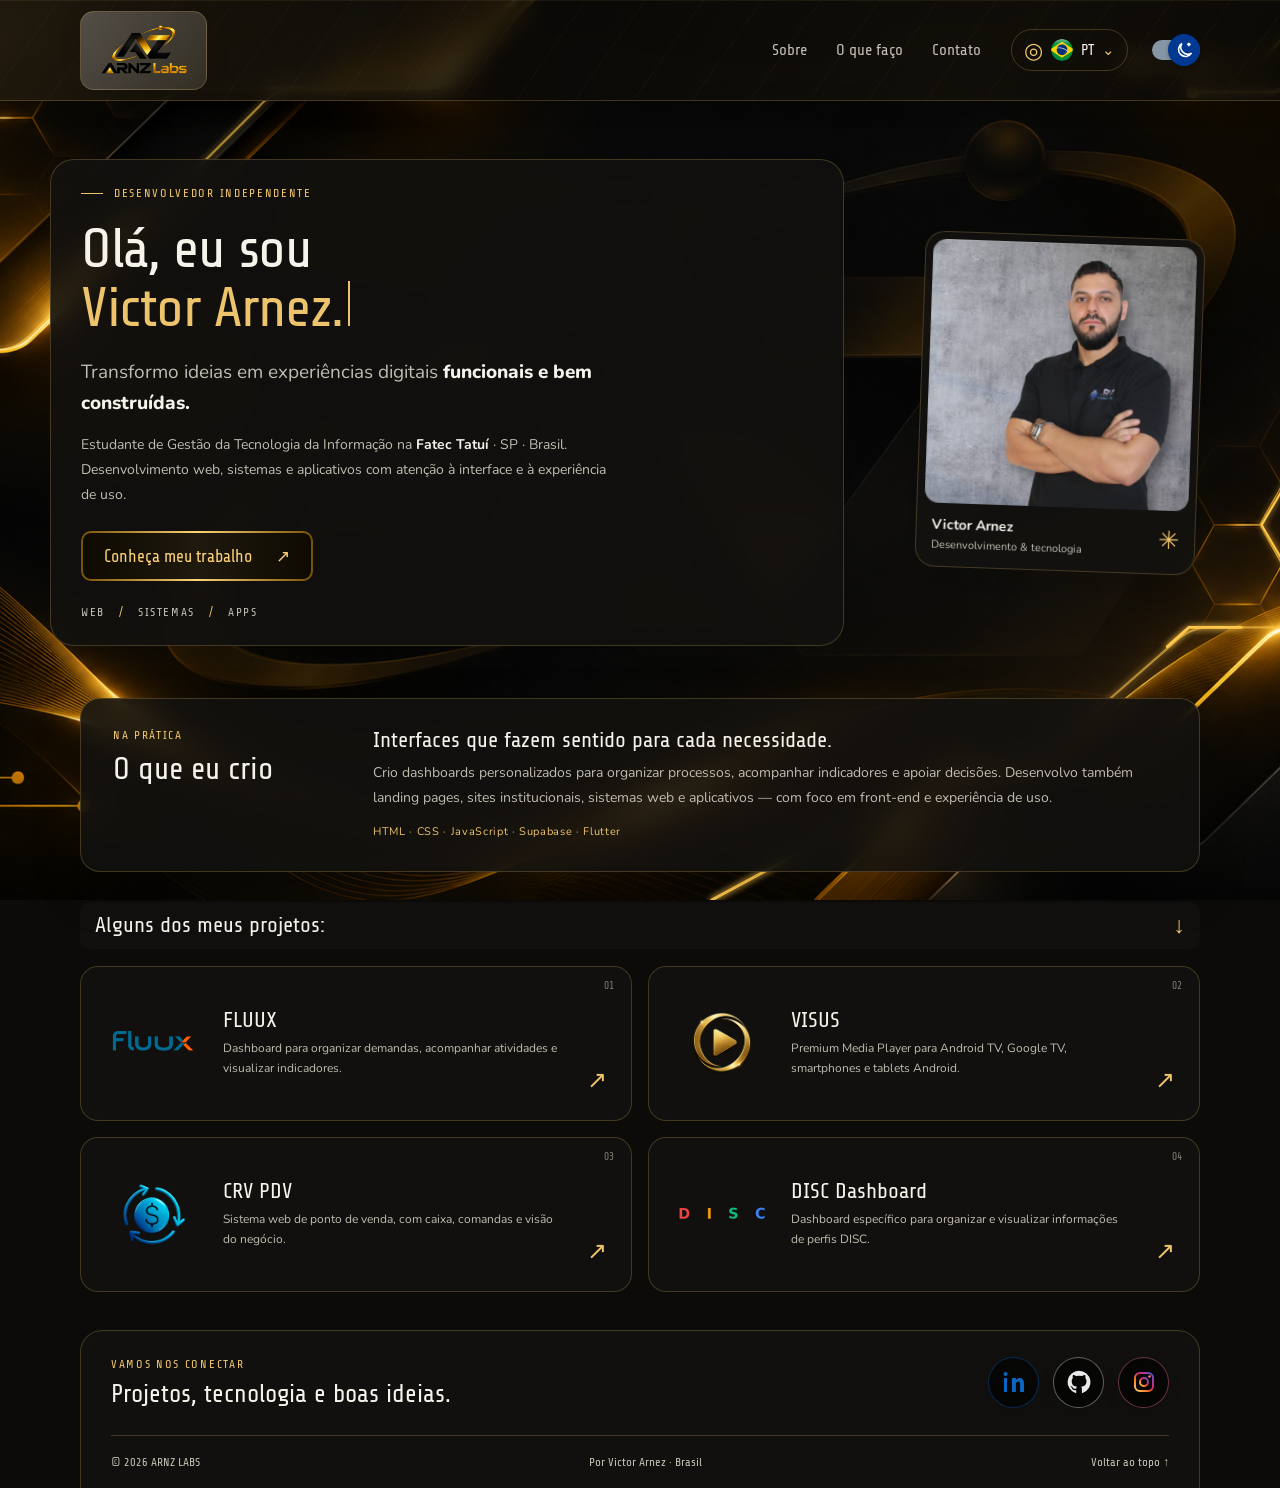
<file: index.html>
<!doctype html>
<html lang="pt-BR" data-theme="dark">
<head>
  <meta charset="utf-8">
  <meta name="viewport" content="width=device-width, initial-scale=1">
  <meta name="description" content="Victor Arnez — desenvolvedor independente. Sites, sistemas web e aplicativos, com foco em interfaces práticas e experiências digitais.">
  <meta name="author" content="Victor Arnez">
  <meta name="theme-color" content="#0c0b09">
  <meta property="og:type" content="website">
  <meta property="og:locale" content="pt_BR">
  <meta property="og:title" content="ARNZ LABS | Victor Arnez">
  <meta property="og:description" content="Desenvolvimento web, sistemas e aplicativos. Conheça o trabalho de Victor Arnez.">
  <title>ARNZ LABS | Victor Arnez</title>
  <link rel="icon" type="image/svg+xml" href="assets/img/favicon.svg">
  <link rel="preconnect" href="https://fonts.googleapis.com">
  <link rel="preconnect" href="https://fonts.gstatic.com" crossorigin>
  <link href="https://fonts.googleapis.com/css2?family=Nunito:wght@400;500;600;700;800&family=Share+Tech&display=swap" rel="stylesheet">
  <link rel="stylesheet" href="assets/css/style.css">
  <script>try{document.documentElement.dataset.theme=localStorage.getItem('arnz-labs-theme')||'dark'}catch(e){}</script>
  <script src="assets/js/main.js" defer></script>
</head>
<body>
<a class="skip-link" href="#inicio" data-i18n="skip">Ir para o conteúdo</a>
<div class="living-background" aria-hidden="true">
  <div class="background-layer dark-bg"></div>
  <div class="background-layer light-bg"></div>

  <svg
    class="neon-overlay"
    viewBox="0 0 1672 941"
    preserveAspectRatio="xMidYMid slice"
  >
    <defs>
      <filter
        id="glow"
        x="-60%"
        y="-60%"
        width="220%"
        height="220%"
      >
        <feGaussianBlur
          in="SourceGraphic"
          stdDeviation="3.2"
          result="halo"
        />
        <feMerge>
          <feMergeNode in="halo"/>
          <feMergeNode in="SourceGraphic"/>
        </feMerge>
      </filter>
    </defs>

    <!-- Linhas com brilho pulsante -->
    <g class="neon-lines">
      <path d="M0 367H163Q181 367 200 349L438 111Q455 92 480 92H586Q613 92 633 72L705 0"/>
      <path d="M911 941 1144 815Q1159 807 1178 807H1240L1392 674Q1410 656 1430 656H1672"/>
      <path d="M1349 65H1484L1549 0M1413 96H1501L1579 24H1672M1514 199 1609 103H1672"/>
    </g>

    <!-- Hexágonos com animação independente -->
    <g class="hex-glow">
      <path d="M58 44 82 2H130L154 44 130 84H82Z"/>
      <path d="M58 125 82 84H130L154 125 130 166H82Z"/>
      <path d="M130 84 154 44H202L226 84 202 125H154Z"/>
      <path d="M1486 549 1510 508H1558L1582 549 1558 590H1510Z"/>
      <path d="M1558 507 1582 466H1630L1654 507 1630 549H1582Z"/>
    </g>

    <!-- Luz percorrendo continuamente os circuitos -->
    <g class="travel-light">
      <path d="M0 367H163L438 92H606L705 0"/>
      <path d="M911 941 1159 807H1240L1410 656H1672"/>
      <path d="M1349 65H1484L1549 0M1413 96H1501L1579 24H1672M1514 199 1609 103H1672"/>
    </g>
  </svg>
</div>
<header class="site-header"><div class="container header-inner">
<a class="brand shine" href="#inicio" aria-label="ARNZ LABS"><img src="assets/img/logo-arnz.webp" alt="ARNZ LABS" width="1463" height="1067"></a>
<nav class="main-nav" aria-label="Navegação principal" data-aria="nav"><a href="#sobre" data-i18n="about">Sobre</a><a href="#trabalho" data-i18n="work">O que faço</a><a href="#contato" data-i18n="contact">Contato</a></nav>
<div class="header-controls"><div class="language-picker"><button class="language-toggle" type="button" aria-expanded="false" aria-controls="language-menu" aria-label="Selecionar idioma" data-aria="language"><span aria-hidden="true">◎</span><img id="current-flag" src="assets/img/flag-pt.webp" alt="" width="22" height="22"><span id="current-language">PT</span><span class="chevron" aria-hidden="true">⌄</span></button><div id="language-menu" class="language-menu" hidden><button type="button" data-language="pt-BR" aria-pressed="true"><img src="assets/img/flag-pt.webp" alt="" width="25" height="25">Português (Brasil)<span class="check">✓</span></button><button type="button" data-language="en" aria-pressed="false"><img src="assets/img/flag-en.webp" alt="" width="25" height="25">English<span class="check">✓</span></button><button type="button" data-language="es" aria-pressed="false"><img src="assets/img/flag-es.webp" alt="" width="25" height="25">Español<span class="check">✓</span></button></div></div>
<label class="ui-switch"><input id="theme-toggle" type="checkbox" role="switch" aria-label="Tema escuro" data-aria="theme" checked><span class="slider"><span class="circle"><svg class="sun" viewBox="0 0 24 24" fill="none" stroke="currentColor" stroke-width="1.8" aria-hidden="true"><circle cx="12" cy="12" r="4"/><path d="M12 1v3m0 16v3M1 12h3m16 0h3M4 4l2 2m12 12 2 2M4 20l2-2M18 6l2-2"/></svg><svg class="moon" viewBox="0 0 24 24" fill="none" stroke="currentColor" stroke-width="1.8" aria-hidden="true"><path d="M20 15A8 8 0 0 1 9 4a8 8 0 1 0 11 11Z"/><path d="M17 3v4m-2-2h4"/></svg></span></span></label></div></div></header>
<main id="inicio" class="container">
<section class="hero" id="sobre"><div class="hero-copy"><p class="eyebrow"><span></span><span data-i18n="independent" >DESENVOLVEDOR INDEPENDENTE</span></p><h1><span data-i18n="hello">Olá, eu sou</span><br><span class="name" data-i18n="name">Victor Arnez.</span><span class="typing-caret" aria-hidden="true"></span></h1><p class="lead" data-i18n="lead">Transformo ideias em experiências digitais <strong>funcionais e bem construídas.</strong></p><p class="bio" data-i18n="bio">Estudante de Gestão da Tecnologia da Informação na <strong>Fatec Tatuí</strong> · SP · Brasil.<br>Desenvolvimento web, sistemas e aplicativos com atenção à interface e à experiência de uso.</p><a class="gold-button" href="#trabalho"><span data-i18n="cta">Conheça meu trabalho</span><span aria-hidden="true">↗</span></a><p class="skill-line" data-i18n="skills">WEB <span>/</span> SISTEMAS <span>/</span> APPS</p></div>
<figure class="portrait-wrap reveal"><div class="portrait-card"><img src="assets/img/foto-victor.jpeg" alt="Victor Arnez de braços cruzados" data-alt="portrait" width="1600" height="1599" fetchpriority="high"><figcaption><div><strong>Victor Arnez</strong><span data-i18n="portraitCaption">Desenvolvimento & tecnologia</span></div><span class="portrait-spark" aria-hidden="true">✳</span></figcaption></div></figure></section>
<section class="work" id="trabalho"><article class="creation-card reveal"><div><p class="eyebrow" data-i18n="practice">NA PRÁTICA</p><h2 data-i18n="create">O que eu crio</h2></div><div class="creation-copy"><h3 data-i18n="specialty">Interfaces que fazem sentido para cada necessidade.</h3><p data-i18n="creation">Crio dashboards personalizados para organizar processos, acompanhar indicadores e apoiar decisões. Desenvolvo também landing pages, sites institucionais, sistemas web e aplicativos — com foco em front-end e experiência de uso.</p><p class="tech-note">HTML · CSS · JavaScript · Supabase · Flutter</p></div></article>
<div class="projects-heading"><h2 data-i18n="projects">Alguns dos meus projetos:</h2><span aria-hidden="true">↓</span></div><div class="projects-grid"><a class="project reveal" href="https://dashboard-demandas.onrender.com/" target="_blank" rel="noopener noreferrer" aria-label="FLUUX">
 <span class="project-number" aria-hidden="true">01</span><div class="project-logo fluux"><img src="assets/img/logo-fluux.webp" alt="FLUUX" width="140" height="80" loading="lazy"></div>
 <div class="project-copy"><h3>FLUUX</h3><p data-i18n="fluux" >Dashboard para organizar demandas, acompanhar atividades e visualizar indicadores.</p></div><span class="project-arrow" aria-hidden="true">↗</span></a><a class="project reveal" href="https://victor-arnez-93.github.io/landing-visus/" target="_blank" rel="noopener noreferrer" aria-label="VISUS">
 <span class="project-number" aria-hidden="true">02</span><div class="project-logo visus"><img src="assets/img/logo-visus.webp" alt="VISUS" width="140" height="80" loading="lazy"></div>
 <div class="project-copy"><h3>VISUS</h3><p data-i18n="visus" >Premium Media Player para Android TV, Google TV, smartphones e tablets Android.</p></div><span class="project-arrow" aria-hidden="true">↗</span></a><a class="project reveal" href="https://crv-pdv.onrender.com/" target="_blank" rel="noopener noreferrer" aria-label="CRV PDV">
 <span class="project-number" aria-hidden="true">03</span><div class="project-logo pdv"><img src="assets/img/logo-pdv.webp" alt="CRV PDV" width="140" height="80" loading="lazy"></div>
 <div class="project-copy"><h3>CRV PDV</h3><p data-i18n="pdv" >Sistema web de ponto de venda, com caixa, comandas e visão do negócio.</p></div><span class="project-arrow" aria-hidden="true">↗</span></a><a class="project reveal" href="https://dashboard.discprofpaulorocha.com/" target="_blank" rel="noopener noreferrer" aria-label="DISC Dashboard">
 <span class="project-number" aria-hidden="true">04</span><div class="project-logo disc"><img src="assets/img/logo-disc.webp" alt="DISC Dashboard" width="140" height="80" loading="lazy"></div>
 <div class="project-copy"><h3>DISC Dashboard</h3><p data-i18n="disc" >Dashboard específico para organizar e visualizar informações de perfis DISC.</p></div><span class="project-arrow" aria-hidden="true">↗</span></a></div></section>
<footer id="contato" class="site-footer"><div class="connect"><div><p class="eyebrow" data-i18n="connect">VAMOS NOS CONECTAR</p><h2 data-i18n="ideas">Projetos, tecnologia e boas ideias.</h2></div><div class="social-links" aria-label="Redes sociais" data-aria="social"><a class="social linkedin" href="https://www.linkedin.com/in/victor-arnez" target="_blank" rel="noopener noreferrer" aria-label="LinkedIn" title="LinkedIn"><svg viewBox="0 0 24 24" aria-hidden="true"><path d="M5 8H2v14h3V8ZM3.5 2a2 2 0 1 0 0 4 2 2 0 0 0 0-4ZM22 13.6C22 9.8 20 8 17.5 8a4.2 4.2 0 0 0-3.6 1.9V8H10v14h3.9v-7.5c0-2 1-3 2.4-3 1.3 0 1.8.9 1.8 2.9V22H22Z"/></svg><span class="sr-only">LinkedIn</span></a><a class="social github" href="https://github.com/victor-arnez-93" target="_blank" rel="noopener noreferrer" aria-label="GitHub" title="GitHub"><svg viewBox="0 0 24 24" aria-hidden="true"><path d="M12 .8a11.4 11.4 0 0 0-3.6 22.2c.6.1.8-.2.8-.6v-2.2c-3.3.7-4-1.4-4-1.4-.5-1.4-1.3-1.8-1.3-1.8-1.1-.8.1-.8.1-.8 1.2.1 1.8 1.2 1.8 1.2 1.1 1.8 2.8 1.3 3.5 1 .1-.8.4-1.3.8-1.6-2.6-.3-5.4-1.3-5.4-5.7 0-1.3.5-2.3 1.2-3.1-.1-.3-.5-1.5.1-3.1 0 0 1-.3 3.2 1.2a11 11 0 0 1 5.8 0c2.2-1.5 3.2-1.2 3.2-1.2.6 1.6.2 2.8.1 3.1.8.8 1.2 1.8 1.2 3.1 0 4.4-2.8 5.4-5.4 5.7.4.4.8 1.1.8 2.2v3.4c0 .4.2.7.8.6A11.4 11.4 0 0 0 12 .8Z"/></svg><span class="sr-only">GitHub</span></a><a class="social instagram" href="https://www.instagram.com/victor__arnez" target="_blank" rel="noopener noreferrer" aria-label="Instagram" title="Instagram"><svg viewBox="0 0 24 24" aria-hidden="true"><defs><linearGradient id="instagram-brand" x1="0" y1="1" x2="1" y2="0"><stop stop-color="#feda75"/><stop offset=".3" stop-color="#fa7e1e"/><stop offset=".6" stop-color="#d62976"/><stop offset="1" stop-color="#4f5bd5"/></linearGradient></defs><rect x="3" y="3" width="18" height="18" rx="5" fill="none" stroke="url(#instagram-brand)" stroke-width="2"/><circle cx="12" cy="12" r="4" fill="none" stroke="url(#instagram-brand)" stroke-width="2"/><circle cx="17.5" cy="6.5" r="1.2"/></svg><span class="sr-only">Instagram</span></a></div></div><div class="footer-bottom"><span>© <span id="year">2026</span> ARNZ LABS</span><span data-i18n="by">Por Victor Arnez · Brasil</span><a href="#inicio" data-i18n="top">Voltar ao topo ↑</a></div></footer></main></body></html>
</file>
<file: assets/css/style.css>
/* ARNZ LABS — HTML, CSS e JavaScript puros. */
:root {
  color-scheme: dark;
  --bg: #0c0b09;
  --text: #f6f3eb;
  --muted: #c1bcb0;
  --accent: #edc36b;
  --line: rgba(224, 186, 103, .24);
  --card: rgba(19, 18, 15, .88);
  --header: rgba(11, 10, 8, .82);
  --shadow: 0 18px 50px rgba(0, 0, 0, .2);
}

html[data-theme="light"] {
  color-scheme: light;
  --bg: #f6f5f2;
  --text: #23221f;
  --muted: #555149;
  --accent: #805609;
  --line: rgba(121, 87, 27, .25);
  --card: rgba(250, 247, 241, .76);
  --header: rgba(250, 247, 241, .79);
  --shadow: 0 18px 50px rgba(73, 51, 12, .09);
}

* {
  box-sizing: border-box;
}

html {
  scroll-behavior: smooth;
  scroll-padding-top: 24px;
}

body {
  margin: 0;
  min-width: 320px;
  background: var(--bg);
  color: var(--text);
  font-family: "Nunito", Arial, sans-serif;
  -webkit-font-smoothing: antialiased;
  overflow-x: hidden;
}

a {
  color: inherit;
  text-decoration: none;
}

button, input {
  font: inherit;
}

button, a, label {
  -webkit-tap-highlight-color: transparent;
}

button {
  cursor: pointer;
}

img {
  max-width: 100%;
}

h1, h2, h3, p, figure {
  margin: 0;
}

h1, h2, h3, nav, button, .gold-button, .eyebrow, .skill-line, .footer-bottom {
  font-family: "Share Tech", Arial, sans-serif;
  font-weight: 400;
}

:focus-visible {
  outline: 2px solid var(--accent);
  outline-offset: 5px;
}

::selection {
  background: #edc36b;
  color: #17130b;
}

.container {
  width: min(1120px, calc(100% - 64px));
  margin-inline: auto;
}

.sr-only, .ui-switch input {
  position: absolute;
  width: 1px;
  height: 1px;
  padding: 0;
  margin: -1px;
  overflow: hidden;
  clip-path: inset(50%);
  white-space: nowrap;
  border: 0;
}

.skip-link {
  position: fixed;
  top: -80px;
  left: 20px;
  padding: 12px 18px;
  z-index: 20;
  background: #edc36b;
  color: #15120c;
  border-radius: 8px;
}

.skip-link:focus {
  top: 15px;
}

.living-background {
  position: fixed;
  inset: 0;
  pointer-events: none;
  z-index: -1;
  overflow: hidden;
  background: var(--bg);
}

.background-layer, .neon-overlay {
  position: absolute;
  inset: 0;
  width: 100%;
  height: 100%;
}

.background-layer {
  background-position: center;
  background-size: cover;
  transition: opacity .6s;
}

.dark-bg {
  background-image: url('../img/fundo-dark.png');
}

.light-bg {
  background-image: url('../img/fundo-light.png');
  opacity: 0;
}

html[data-theme="light"] .dark-bg {
  opacity: 0;
}

html[data-theme="light"] .light-bg {
  opacity: 1;
}

/* =========================================
   ANIMATED BACKGROUND — ARNZ LABS
   ========================================= */

.neon-overlay {
  color: #ffc84b;
}

.neon-overlay path {
  fill: none;
  stroke: currentColor;
  stroke-linecap: round;
  stroke-linejoin: round;
}

/* Linhas com iluminação pulsante */

.neon-lines {
  opacity: .65;
  filter: url('#glow');
  animation: neon-breathe 5s ease-in-out infinite;
}

.neon-lines path {
  stroke-width: 2.2;
}

/* Hexágonos com animação independente */

.hex-glow {
  filter: url('#glow');
}

.hex-glow path {
  stroke-width: 2.2;
  stroke-dasharray: 58 180;

  animation:
    hive-pulse 4.8s ease-in-out infinite,
    hive-current 3.6s linear infinite;
}

/* Acendimento em sequência */

.hex-glow path:nth-child(2) {
  animation-delay: -.9s, -.7s;
}

.hex-glow path:nth-child(3) {
  animation-delay: -1.8s, -1.4s;
}

.hex-glow path:nth-child(4) {
  animation-delay: -2.7s, -2.1s;
}

.hex-glow path:nth-child(5) {
  animation-delay: -3.6s, -2.8s;
}

/* Energia percorrendo os circuitos */

.travel-light {
  filter: url('#glow');
}

.travel-light path {
  stroke-width: 3;
  stroke-dasharray: 85 195;
  animation: light-travel 2.8s linear infinite;
}

.travel-light path:nth-child(2) {
  animation-duration: 3.4s;
  animation-direction: reverse;
}

.travel-light path:nth-child(3) {
  animation-duration: 2.4s;
}

/* Contraste adequado ao tema claro */

html[data-theme="light"] .neon-overlay {
  color: #b87900;
  opacity: .82;
}

.site-header {
  position: relative;
  z-index: 10;

  background:
    linear-gradient(
      115deg,
      rgba(211, 160, 68, .10) 0%,
      transparent 38%,
      rgba(211, 160, 68, .035) 76%,
      transparent 100%
    ),
    repeating-linear-gradient(
      125deg,
      rgba(187, 143, 66, .035) 0px,
      rgba(187, 143, 66, .035) 1px,
      transparent 1px,
      transparent 48px
    ),
    var(--header);

  border-bottom: 1px solid var(--line);

  box-shadow:
    0 8px 24px rgba(0, 0, 0, .06),
    inset 0 1px 0 rgba(237, 195, 107, .08);

  -webkit-backdrop-filter: blur(12px);
  backdrop-filter: blur(12px);
}

.header-inner {
  display: flex;
  min-height: 100px;
  align-items: center;
  gap: 30px;
}

.brand {
  display: block;
  width: 127px;
  height: 79px;
  border: 1px solid var(--line);
  border-radius: 14px;
  background: rgba(255, 255, 255, .92);
  position: relative;
  overflow: hidden;
  box-shadow: 0 4px 24px #00000015;
  flex-shrink: 0;
}

.brand img {
  display: block;
  width: 100%;
  height: 100%;
  object-fit: contain;
  padding: 4px 9px;
}

html[data-theme="dark"] .brand {
  background: linear-gradient(130deg, rgba(255,255,255,.24), rgba(234,223,193,.14));
  backdrop-filter: blur(12px);
}

.shine::after {
  content: "";
  position: absolute;
  inset: -50%;
  background: linear-gradient(110deg, transparent 40%, rgba(255, 255, 255, .48) 50%, transparent 60%);
  transform: translateX(-100%);
  animation: shine 9s ease-in-out infinite 2s;
  pointer-events: none;
}

.main-nav {
  display: flex;
  gap: 29px;
  margin-left: auto;
  font-size: 16px;
}

.main-nav a {
  color: var(--muted);
  transition: color .2s;
}

.main-nav a:hover {
  color: var(--accent);
}

.header-controls {
  display: flex;
  align-items: center;
  gap: 24px;
}

.language-picker {
  position: relative;
}

.language-toggle {
  display: flex;
  align-items: center;
  gap: 8px;
  min-height: 42px;
  padding: 6px 12px;
  border: 1px solid var(--line);
  border-radius: 25px;
  background: transparent;
  color: var(--text);
  font-size: 15px;
}

.language-toggle > span:first-child {
  color: var(--accent);
  font-size: 22px;
}

.language-toggle img, .language-menu img {
  object-fit: contain;
  border-radius: 50%;
}

.chevron {
  transition: transform .2s;
  color: var(--accent);
}

.language-toggle[aria-expanded="true"] .chevron {
  transform: rotate(180deg);
}

.language-menu {
  position: absolute;
  z-index: 10;
  right: 0;
  top: calc(100% + 12px);
  width: 232px;
  padding: 8px;
  border: 1px solid var(--line);
  border-radius: 18px;
  background: var(--bg);
  box-shadow: var(--shadow);
}

.language-menu button {
  width: 100%;
  display: flex;
  align-items: center;
  gap: 10px;
  padding: 10px;
  border: 1px solid transparent;
  background: transparent;
  color: var(--muted);
  border-radius: 11px;
  text-align: left;
  font-family: 'Nunito', sans-serif;
  font-weight: 700;
}

.language-menu button:hover, .language-menu button[aria-pressed="true"] {
  color: var(--text);
  border-color: var(--line);
  background: color-mix(in srgb, var(--accent) 12%, transparent);
}

.check {
  margin-left: auto;
  color: var(--accent);
  visibility: hidden;
}

[aria-pressed="true"] .check {
  visibility: visible;
}

.ui-switch {
  --switch-width: 48px;
  --switch-height: 20px;
  --circle-diameter: 32px;
  position: relative;
  display: flex;
  align-items: center;
  width: 48px;
  height: 44px;
  cursor: pointer;
}

.slider {
  width: var(--switch-width);
  height: var(--switch-height);
  background: #8796a5;
  border-radius: 999px;
  position: relative;
}

.circle {
  position: absolute;
  top: -6px;
  left: 0;
  width: 32px;
  height: 32px;
  border-radius: 50%;
  background: #ba850e;
  color: #fff;
  display: grid;
  place-items: center;
  box-shadow: 0 2px 5px #0004;
  transition: left .25s, background .25s;
}

.circle svg {
  width: 21px;
  height: 21px;
}

.circle .moon {
  display: none;
}

.ui-switch input:checked + .slider .circle {
  left: 16px;
  background: #003892;
}

.ui-switch input:checked + .slider .sun {
  display: none;
}

.ui-switch input:checked + .slider .moon {
  display: block;
}

.ui-switch input:focus-visible + .slider {
  outline: 2px solid var(--accent);
  outline-offset: 6px;
}

.circle::before {
  content: "";
  position: absolute;
  inset: 0;
  border-radius: inherit;
  background: #ffffff60;
  opacity: 0;
  transition: opacity .3s;
}

.ui-switch input:active + .slider .circle::before {
  opacity: 1;
}

.hero {
  display: grid;
  grid-template-columns: minmax(0, 1fr) 280px;
  gap: 76px;
  align-items: center;
  padding: 58px 0 52px;
}

.hero-copy {
  padding: 26px 30px;
  margin-left: -30px;
  border-radius: 24px;
  background: var(--card);
  backdrop-filter: blur(12px);
  border: 1px solid var(--line);
}

.eyebrow {
  color: var(--accent);
  font-size: 12px;
  letter-spacing: .14em;
  display: flex;
  align-items: center;
  gap: 11px;
}

.eyebrow > span:empty {
  width: 22px;
  height: 1px;
  background: currentColor;
}

h1 {
  font-size: clamp(43px, 4.4vw, 61px);
  line-height: 1.04;
  margin: 20px 0;
  letter-spacing: -.025em;
}

h1 .name {
  color: var(--accent);
}

.typing-caret {
  display: inline-block;
  width: 2px;
  height: .8em;
  background: var(--accent);
  margin-left: 5px;
  animation: caret 1s steps(1) infinite;
}

.lead {
  font-size: 19px;
  line-height: 1.6;
  max-width: 530px;
  color: var(--muted);
}

.lead strong {
  color: var(--text);
  font-weight: 800;
}

.bio {
  font-size: 14px;
  line-height: 1.8;
  color: var(--muted);
  margin: 14px 0 24px;
  max-width: 530px;
}

.bio strong {
  color: var(--text);
}

.gold-button {
  display: inline-flex;
  align-items: center;
  justify-content: center;
  position: relative;
  gap: 24px;
  padding: 15px 23px;
  min-height: 49px;
  border-radius: 10px;
  color: #ffd277;
  background: linear-gradient(to right, #77530a, #ffd277, #77530a, #77530a, #ffd277, #77530a);
  background-size: 250%;
  overflow: hidden;
  transition: background-position 1s, transform .2s;
  font-size: 17px;
}

.gold-button::before {
  content: "";
  position: absolute;
  inset: 2px;
  background: rgba(0, 0, 0, .88);
  border-radius: 8px;
}

.gold-button > span {
  position: relative;
}

.gold-button:hover {
  background-position: right;
  transform: translateY(-2px);
}

.gold-button:active {
  transform: scale(.96);
}

.skill-line {
  display: flex;
  gap: 14px;
  color: var(--muted);
  font-size: 12px;
  letter-spacing: .13em;
  margin-top: 24px;
}

.skill-line span {
  color: var(--accent);
}

.portrait-wrap {
  width: 280px;
  justify-self: end;
}

.portrait-card {
  padding: 7px;
  border-radius: 20px;
  border: 1px solid var(--line);
  background: var(--card);
  box-shadow: var(--shadow);
  transform: rotate(2deg);
  transition: transform .4s;
  backdrop-filter: blur(12px);
}

.portrait-card:hover {
  transform: rotate(0);
}

.portrait-card > img {
  display: block;
  width: 100%;
  height: auto;
  border-radius: 14px;
}

figcaption {
  display: flex;
  align-items: center;
  justify-content: space-between;
  padding: 12px 8px 7px;
}

figcaption strong {
  display: block;
  font-size: 14px;
}

figcaption div span {
  display: block;
  color: var(--muted);
  font-size: 11px;
  margin-top: 3px;
}

.portrait-spark {
  color: var(--accent);
  font-size: 25px;
}

.work {
  padding-bottom: 38px;
}

.creation-card {
  display: grid;
  grid-template-columns: 230px 1fr;
  gap: 30px;
  padding: 29px 32px;
  background: var(--card);
  border: 1px solid var(--line);
  border-radius: 20px;
  backdrop-filter: blur(14px);
  box-shadow: var(--shadow);
}

.creation-card h2 {
  font-size: 31px;
  margin-top: 10px;
}

.creation-copy h3 {
  font-size: 22px;
  margin-bottom: 9px;
}

.creation-copy p {
  color: var(--muted);
  font-size: 14px;
  line-height: 1.75;
}

.creation-copy .tech-note {
  margin-top: 12px;
  font-size: 11px;
  letter-spacing: .06em;
  color: var(--accent);
}

.projects-heading {
  display: flex;
  align-items: center;
  justify-content: space-between;
  margin: 30px 0 17px;
  padding: 0 15px;
  background: var(--card);
  border-radius: 10px;
  min-height: 47px;
}

.projects-heading h2 {
  font-size: 22px;
}

.projects-heading > span {
  color: var(--accent);
  font-size: 23px;
}

.projects-grid {
  display: grid;
  grid-template-columns: 1fr 1fr;
  gap: 16px;
}

.project {
  position: relative;
  min-width: 0;
  display: flex;
  align-items: center;
  gap: 20px;
  min-height: 155px;
  padding: 24px;
  background: var(--card);
  border: 1px solid var(--line);
  border-radius: 18px;
  backdrop-filter: blur(14px);
  transition: border-color .3s, box-shadow .3s, background .3s;
}

.project:hover {
  border-color: var(--accent);
  box-shadow: 0 10px 35px #ba850e15;
}

.project-number {
  position: absolute;
  top: 12px;
  right: 17px;
  font-family: 'Share Tech', sans-serif;
  color: var(--muted);
  font-size: 11px;
  opacity: .6;
}

.project-logo {
  width: 98px;
  height: 70px;
  flex: 0 0 98px;
  display: flex;
  align-items: center;
  justify-content: center;
}

.project-logo img {
  width: 100%;
  height: 100%;
  object-fit: contain;
}

.project-logo.visus, .project-logo.pdv {
  padding: 3px 14px;
}

.project-copy {
  padding-right: 8px;
}

.project h3 {
  font-size: 22px;
  margin-bottom: 7px;
}

.project p {
  color: var(--muted);
  font-size: 12px;
  line-height: 1.65;
}

.project-arrow {
  margin-left: auto;
  align-self: end;
  color: var(--accent);
  font-size: 24px;
  transition: transform .3s;
}

.project:hover .project-arrow {
  transform: translate(3px, -3px);
}

.site-footer {
  padding: 26px 30px 0;
  background: var(--card);
  border: 1px solid var(--line);
  border-bottom: 0;
  border-radius: 22px 22px 0 0;
  backdrop-filter: blur(16px);
}

.connect {
  display: flex;
  align-items: center;
  justify-content: space-between;
  gap: 28px;
}

.connect h2 {
  font-size: 25px;
  margin-top: 9px;
}

.social-links {
  display: flex;
  gap: 14px;
}

.social {
  --social-color: #e9e9e9;
  position: relative;
  width: 51px;
  height: 51px;
  display: grid;
  place-items: center;
  border-radius: 50%;
  border: 1px solid color-mix(in srgb, var(--social-color) 40%, transparent);
  background: linear-gradient(45deg, #000b, #0008);
  backdrop-filter: blur(12px);
  overflow: hidden;
  box-shadow: 0 5px 15px #0002;
  transition: transform .3s, box-shadow .3s;
  flex-shrink: 0;
}

.social svg {
  width: 24px;
  height: 24px;
  fill: currentColor;
  color: var(--social-color);
  position: relative;
}

.social::before {
  content: "";
  position: absolute;
  inset: 0;
  background: linear-gradient(110deg, transparent, #ffffff35, transparent);
  transform: translateX(-110%);
  transition: transform .7s;
}

.social:hover::before {
  transform: translateX(110%);
}

.social:hover {
  transform: scale(1.1) rotate(3deg);
  box-shadow: 0 4px 25px color-mix(in srgb, var(--social-color) 30%, transparent);
}

.social:active {
  transform: scale(.95);
}

.linkedin {
  --social-color: #38a6e3;
}

.instagram {
  --social-color: #f678a0;
}

.instagram svg {
  color: #ff79a8;
}

html[data-theme="light"] .social {
  background: #fff;
}

html[data-theme="light"] .github {
  --social-color: #24292f;
}

html[data-theme="light"] .linkedin {
  --social-color: #0a66c2;
}

html[data-theme="light"] .instagram {
  --social-color: #c13584;
}

html[data-theme="light"] .instagram svg {
  color: #c13584;
}

.footer-bottom {
  display: flex;
  gap: 20px;
  justify-content: space-between;
  color: var(--muted);
  font-size: 12px;
  border-top: 1px solid var(--line);
  padding: 19px 0;
  margin-top: 27px;
}

.footer-bottom a:hover {
  color: var(--accent);
}

.js .reveal {
  opacity: 0;
  transform: translateX(-30px);
  transition: opacity .8s, transform .8s;
}

.js .reveal.is-visible {
  opacity: 1;
  transform: translateX(0);
}

.project:nth-child(2n) {
  transition-delay: .12s;
}

/* Respiração suave das linhas */

@keyframes neon-breathe {
  0%, 100% {
    opacity: .36;
  }

  50% {
    opacity: .85;
  }
}

/* Pulsação dos hexágonos */

@keyframes hive-pulse {
  0%, 100% {
    opacity: .16;
  }

  35% {
    opacity: .95;
  }

  65% {
    opacity: .5;
  }
}

/* Energia percorrendo as colmeias */

@keyframes hive-current {
  to {
    stroke-dashoffset: -238;
  }
}

/* Energia percorrendo os circuitos */

@keyframes light-travel {
  to {
    stroke-dashoffset: -280;
  }
}

@keyframes shine {
  0%, 50% {
    transform: translateX(-100%);
  }
  80%, 100% {
    transform: translateX(100%);
  }
}

@keyframes caret {
  50% {
    opacity: 0;
  }
}

@media (max-width: 900px) {
  .container {
    width: calc(100% - 42px);
  }
  .header-inner {
    gap: 20px;
  }
  .main-nav {
    gap: 18px;
  }
  .header-controls {
    gap: 17px;
  }
  .hero {
    gap: 35px;
    grid-template-columns: minmax(0, 1fr) 235px;
  }
  .hero-copy {
    margin-left: 0;
    padding: 24px;
  }
  .portrait-wrap {
    width: 235px;
  }
  .creation-card {
    grid-template-columns: 190px 1fr;
    padding: 26px;
    gap: 20px;
  }
  .project {
    padding: 22px 17px;
    gap: 13px;
  }
  .project-logo {
    flex-basis: 74px;
    width: 74px;
  }
  .project h3 {
    font-size: 20px;
  }
}

@media (max-width: 650px) {
  .container {
    width: calc(100% - 32px);
  }
  .header-inner {
    flex-wrap: wrap;
    gap: 10px;
    padding-block: 10px;
  }
  .brand {
    width: 99px;
    height: 66px;
  }
  .header-controls {
    margin-left: auto;
    gap: 19px;
  }
  .main-nav {
    order: 3;
    width: 100%;
    justify-content: center;
    gap: 34px;
    border-top: 1px solid var(--line);
    padding: 11px 0 3px;
    font-size: 15px;
  }
  .hero {
    grid-template-columns: 1fr;
    gap: 27px;
    padding: 28px 0 32px;
  }
  .hero-copy {
    padding: 24px 22px;
  }
  h1 {
    font-size: clamp(39px, 9.7vw, 58px);
    margin-block: 18px;
  }
  .eyebrow {
    font-size: 10px;
  }
  .lead {
    font-size: 17px;
  }
  .bio {
    font-size: 13px;
  }
  .gold-button {
    font-size: 16px;
    padding-inline: 19px;
  }
  .portrait-wrap {
    width: 218px;
    justify-self: center;
  }
  .creation-card {
    grid-template-columns: 1fr;
    padding: 24px 22px;
    gap: 18px;
  }
  .creation-card h2 {
    font-size: 29px;
  }
  .creation-copy h3 {
    font-size: 22px;
  }
  .creation-copy p {
    font-size: 13px;
  }
  .projects-heading {
    margin-top: 24px;
  }
  .projects-heading h2 {
    font-size: 20px;
  }
  .projects-grid {
    grid-template-columns: 1fr;
    gap: 12px;
  }
  .project {
    min-height: 140px;
    padding: 24px 18px;
    gap: 17px;
  }
  .project-logo {
    flex-basis: 82px;
    width: 82px;
  }
  .project h3 {
    font-size: 22px;
  }
  .project p {
    font-size: 12px;
  }
  .project:nth-child(2n) {
    transition-delay: 0s;
  }
  .connect {
    flex-direction: column;
    align-items: flex-start;
    gap: 22px;
  }
  .site-footer {
    padding: 24px 22px 0;
  }
  .connect h2 {
    font-size: 25px;
  }
  .footer-bottom {
    flex-wrap: wrap;
    gap: 12px;
    font-size: 11px;
  }
  .footer-bottom a {
    margin-left: auto;
  }
}

@media (prefers-reduced-motion: reduce) {
  *, *::before, *::after {
    scroll-behavior: auto !important;
    animation: none !important;
    transition: none !important;
  }
  .js .reveal {
    opacity: 1;
    transform: none;
  }
  .typing-caret {
    display: none;
  }
}

[data-i18n="hello"] {
  position: relative;
  display: inline-block;
}

.typing-placeholder {
  visibility: hidden;
}

[data-i18n="hello"] > span:last-child:not(:first-child) {
  position: absolute;
  inset: 0 auto auto 0;
  white-space: nowrap;
}

[hidden] {
  display: none !important;
}

.linkedin {
  --social-color: #0a66c2;
}

@media (max-width: 370px) {
  .brand {
    width: 90px;
  }
  .header-controls {
    gap: 14px;
  }
  .language-toggle {
    gap: 6px;
    padding-inline: 10px;
  }
}


html[data-theme="light"] :is(
  .hero-copy,
  .creation-card,
  .projects-heading,
  .project,
  .site-footer
) {
  background:
    linear-gradient(
      135deg,
      rgba(255, 255, 255, .17),
      rgba(205, 158, 77, .035)
    ),
    var(--card);
}
</file>
